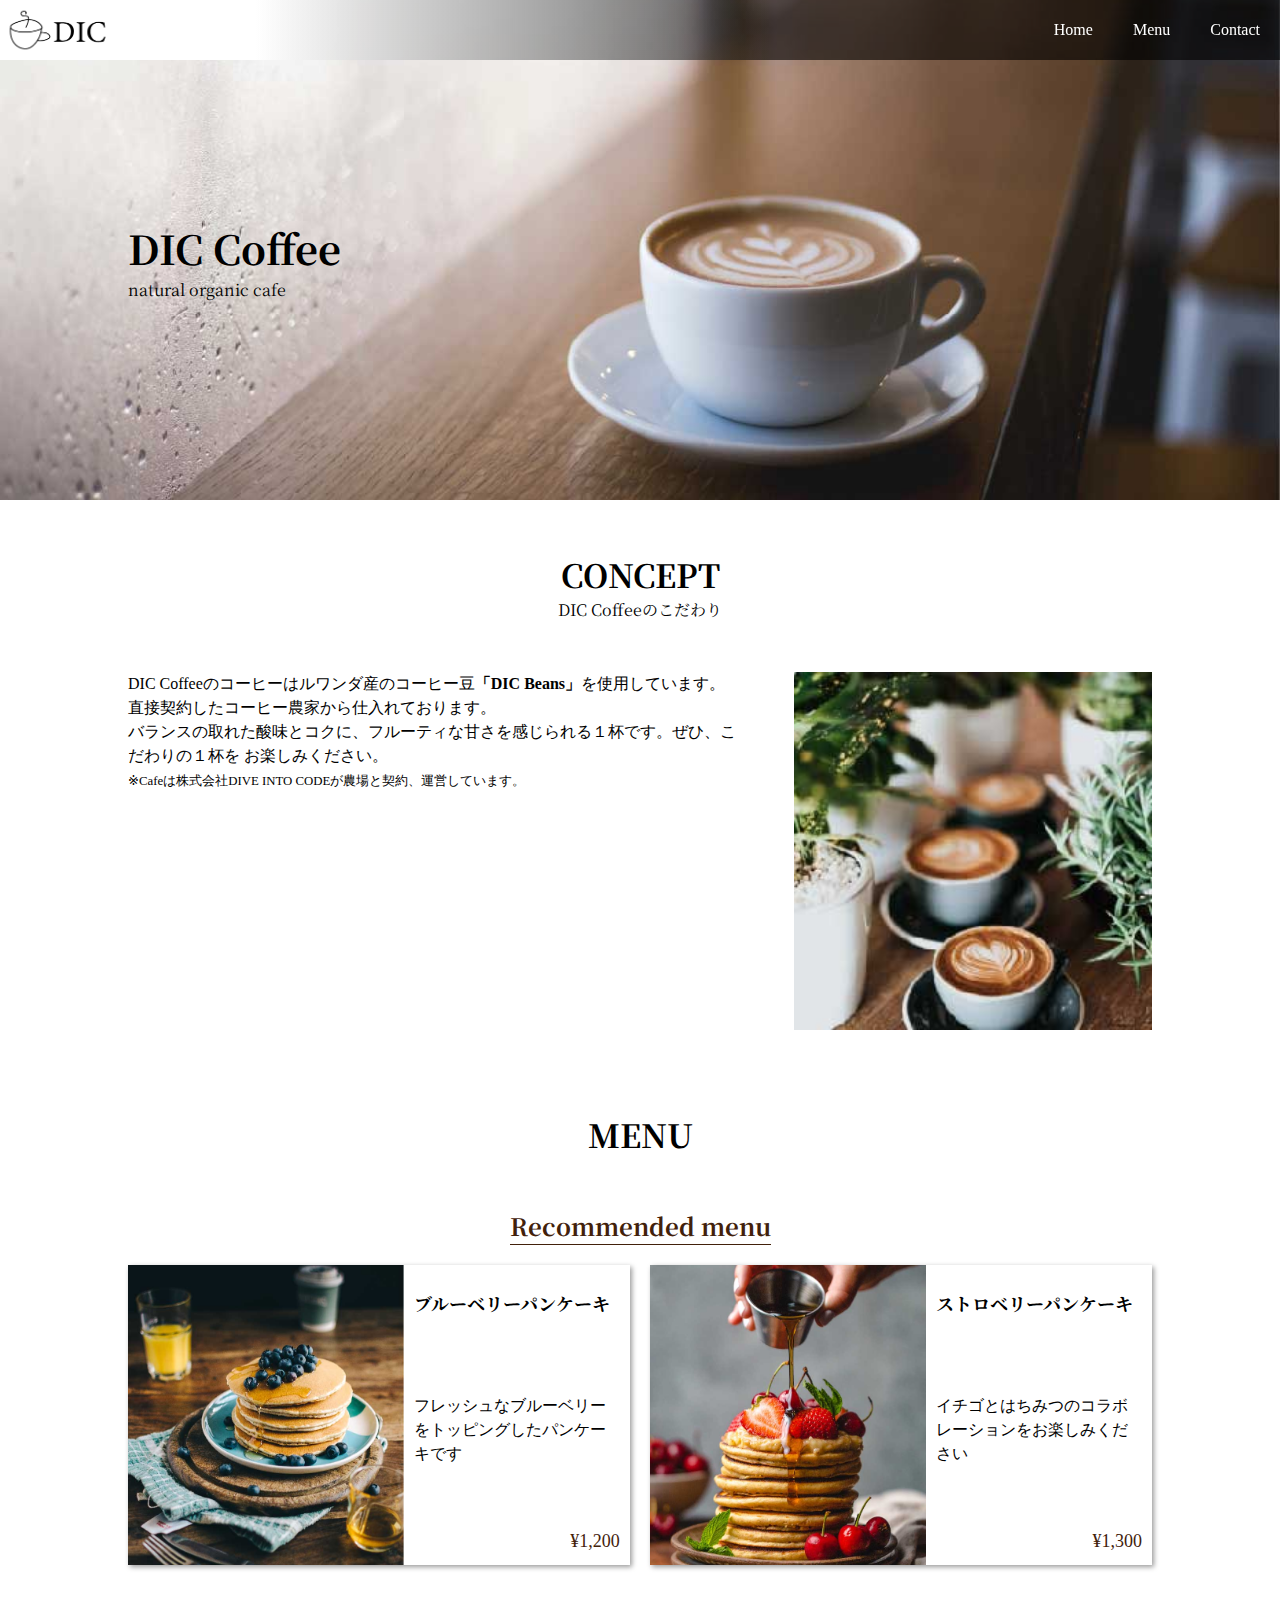
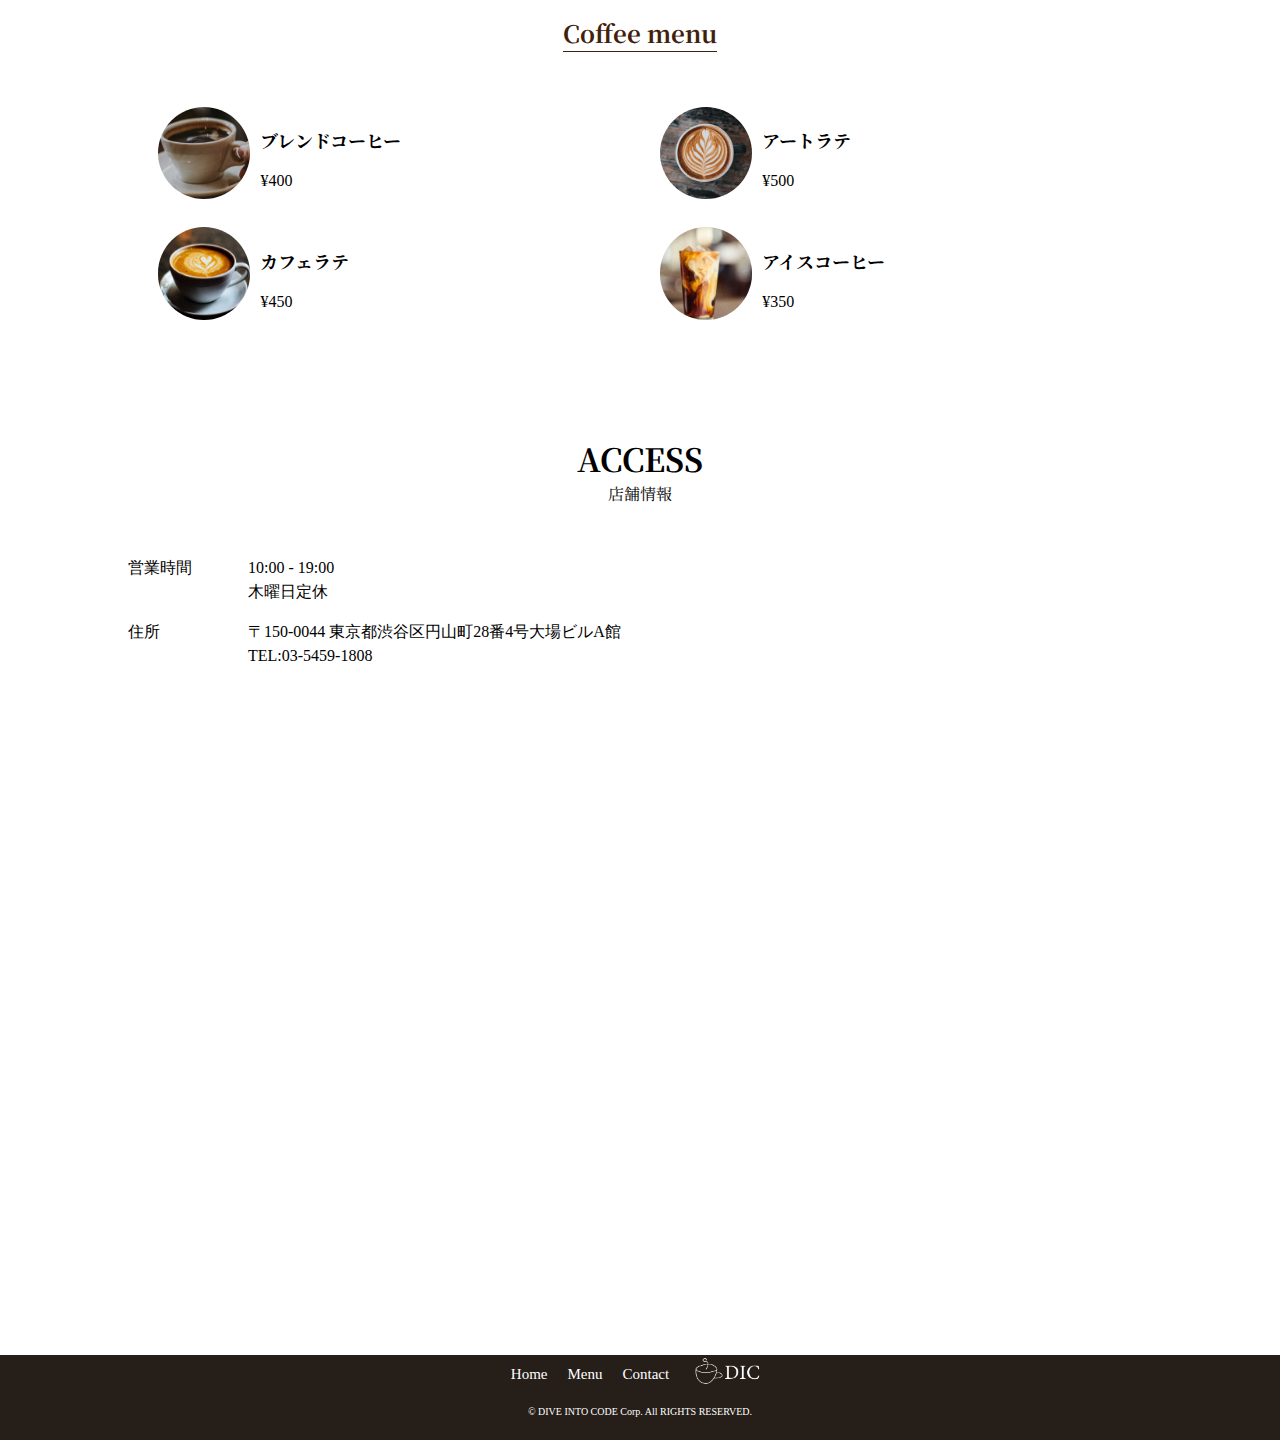
<file: index.html>
<!DOCTYPE html>
<html>
  <head>
    <title>DIC cafe</title>
    <link href="css/normalize.css" rel="stylesheet">
    <link href="css/main.css" rel="stylesheet">
    <link href="https://fonts.googleapis.com/css2?family=Noto+Serif+JP:wght@400;700&display=swap" rel="stylesheet">
  </head>
  <body>
    <header>
      <nav class="header_nav">
        <a href="index.html" class="logo"><img src="images/sample_logo_k.png"></a>
        <ul class="global_nav">
          <a href="index.html" class="global_nav_item">
            <li>Home</li>
          </a>
          <a href="menu.html" class="global_nav_item">
            <li>Menu</li>
          </a>
          <a href="contact.html" class="global_nav_item">
            <li>Contact</li>
          </a>
        </ul>
      </nav>
      <div class="key section_inner">
        <h1>DIC Coffee</h1>
        <p>natural organic cafe</p>
      </div>
    </header>
    <section>
      <article class="section_inner">
        <div class="section_title">
          <h1>CONCEPT</h1>
          <p>DIC Coffeeのこだわり</p>
        </div>
        <div class="concept_inner">
          <p class="concept_content">
            DIC Coffeeのコーヒーはルワンダ産のコーヒー豆<strong>「DIC Beans」</strong>を使用しています。<br>
            直接契約したコーヒー農家から仕入れております。<br>
            バランスの取れた酸味とコクに、フルーティな甘さを感じられる１杯です。ぜひ、こだわりの１杯を
            お楽しみください。<br>
            <small>※Cafeは株式会社DIVE INTO CODEが農場と契約、運営しています。</small>
          </p>
          <img src="images/sample_concept.jpg" class="concept_image">
        </div>
      </article>
      <article class="section_inner menu_section">
        <div class="section_title">
          <h1>MENU</h1>
        </div>

        
        <section>
          <div class="center">
            <h1 class="menu_title">Recommended menu</h1>
          </div>
          <ul class="recommended_menu_list">
            <li class="recommended_menu_item">
              <div class="recommended_menu_content">
                <h2 class="menu_item_title">ブルーベリーパンケーキ</h2>
                <p>フレッシュなブルーベリーをトッピングしたパンケーキです</p>
                <p class="recommended_menu_price">¥1,200</p>
              </div>
              <img src="images/sample_pancake1.jpg" class="recommended_menu_image">
            </li>
            <li class="recommended_menu_item">
              <div class="recommended_menu_content">
                <h2 class="menu_item_title">ストロベリーパンケーキ</h2>
                <p>イチゴとはちみつのコラボレーションをお楽しみください</p>
                <p class="recommended_menu_price">¥1,300</p>
              </div>
              <img src="images/sample_pancake2.jpg" class="recommended_menu_image">
            </li>
          </ul>
        </section>


        <section>
          <div class="center">
            <h1 class="menu_title">Coffee menu</h1>
          </div>
          <ul class="menu_list coffee_menu">
            <li class="caffee_menu_list_item">
              <div class="caffee_menu_content">
                <h2 class="menu_item_title">ブレンドコーヒー</h2>
                <p class="caffee_menu_price">¥400</p>
              </div>
              <img src="images/sample_cafe1.jpg" class="caffee_menu_image">
            </li>
            <li class="caffee_menu_list_item">
              <div class="caffee_menu_content">
                <h2 class="menu_item_title">アートラテ</h2>
                <p class="caffee_menu_price">¥500</p>
              </div>
              <img src="images/sample_cafe2.jpg" class="caffee_menu_image">
            </li>
            <li class="caffee_menu_list_item">
              <div class="caffee_menu_content">
                <h2 class="menu_item_title">カフェラテ</h2>
                <p class="caffee_menu_price">¥450</p>
              </div>
              <img src="images/sample_cafe3.jpg" class="caffee_menu_image">
            </li>
            <li class="caffee_menu_list_item">
              <div class="caffee_menu_content">
                <h2 class="menu_item_title">アイスコーヒー</h2>
                <p class="caffee_menu_price">¥350</p>
              </div>
              <img src="images/sample_cafe4.jpg" class="caffee_menu_image">
            </li>
          </ul>
        </section>
      </article>
      <article class="section_inner">
        <div class="section_title">
          <h1>ACCESS</h1>
          <p>店舗情報</p>
        </div>
        <dl class="info">
          <dt class="info_title">営業時間</dt>
          <dd>10:00 - 19:00<br>木曜日定休</dd>
        </dl>
        <dl class="info">
          <dt class="info_title">住所</dt>
          <dd>
            〒150-0044 東京都渋谷区円山町28番4号大場ビルA館<br>
            TEL:03-5459-1808
          </dd>
        </dl>
        <div class="frame_area">
          <iframe src="https://www.google.com/maps/embed?pb=!1m18!1m12!1m3!1d5723.1768465004225!2d139.69187157100714!3d35.65611896498496!2m3!1f0!2f0!3f0!3m2!1i1024!2i768!4f13.1!3m3!1m2!1s0x60188b55bb763035%3A0xce78de49371df292!2z44CSMTUwLTAwNDQg5p2x5Lqs6YO95riL6LC35Yy65YaG5bGx55S677yS77yY4oiS77yU!5e0!3m2!1sja!2sjp!4v1467122697560" id="map" class="frame_child" frameborder="0" style="border:0" allowfullscreen="allowfullscreen"></iframe>
        </div>
      </article>
    </section> 
    <footer class="footer">
      <nav>
        <ul class="footer_nav">
          <a href="index.html" class="footer_nav_item">
            <li>Home</li>
          </a>
          <a href="menu.html" class="footer_nav_item">
            <li>Menu</li>
          </a>
          <a href="contact.html" class="footer_nav_item">
            <li>Contact</li>
          </a>
          <a href="index.html" class="footer_nav_item">
            <li>
              <img src="images/sample_logo_w.png" class="footer_logo">
            </li>
          </a>
        </ul>
      </nav>
      <p class="footer_right">© DIVE INTO CODE Corp. All RIGHTS RESERVED.</p>
    </footer>
  </body>
</html>
</file>
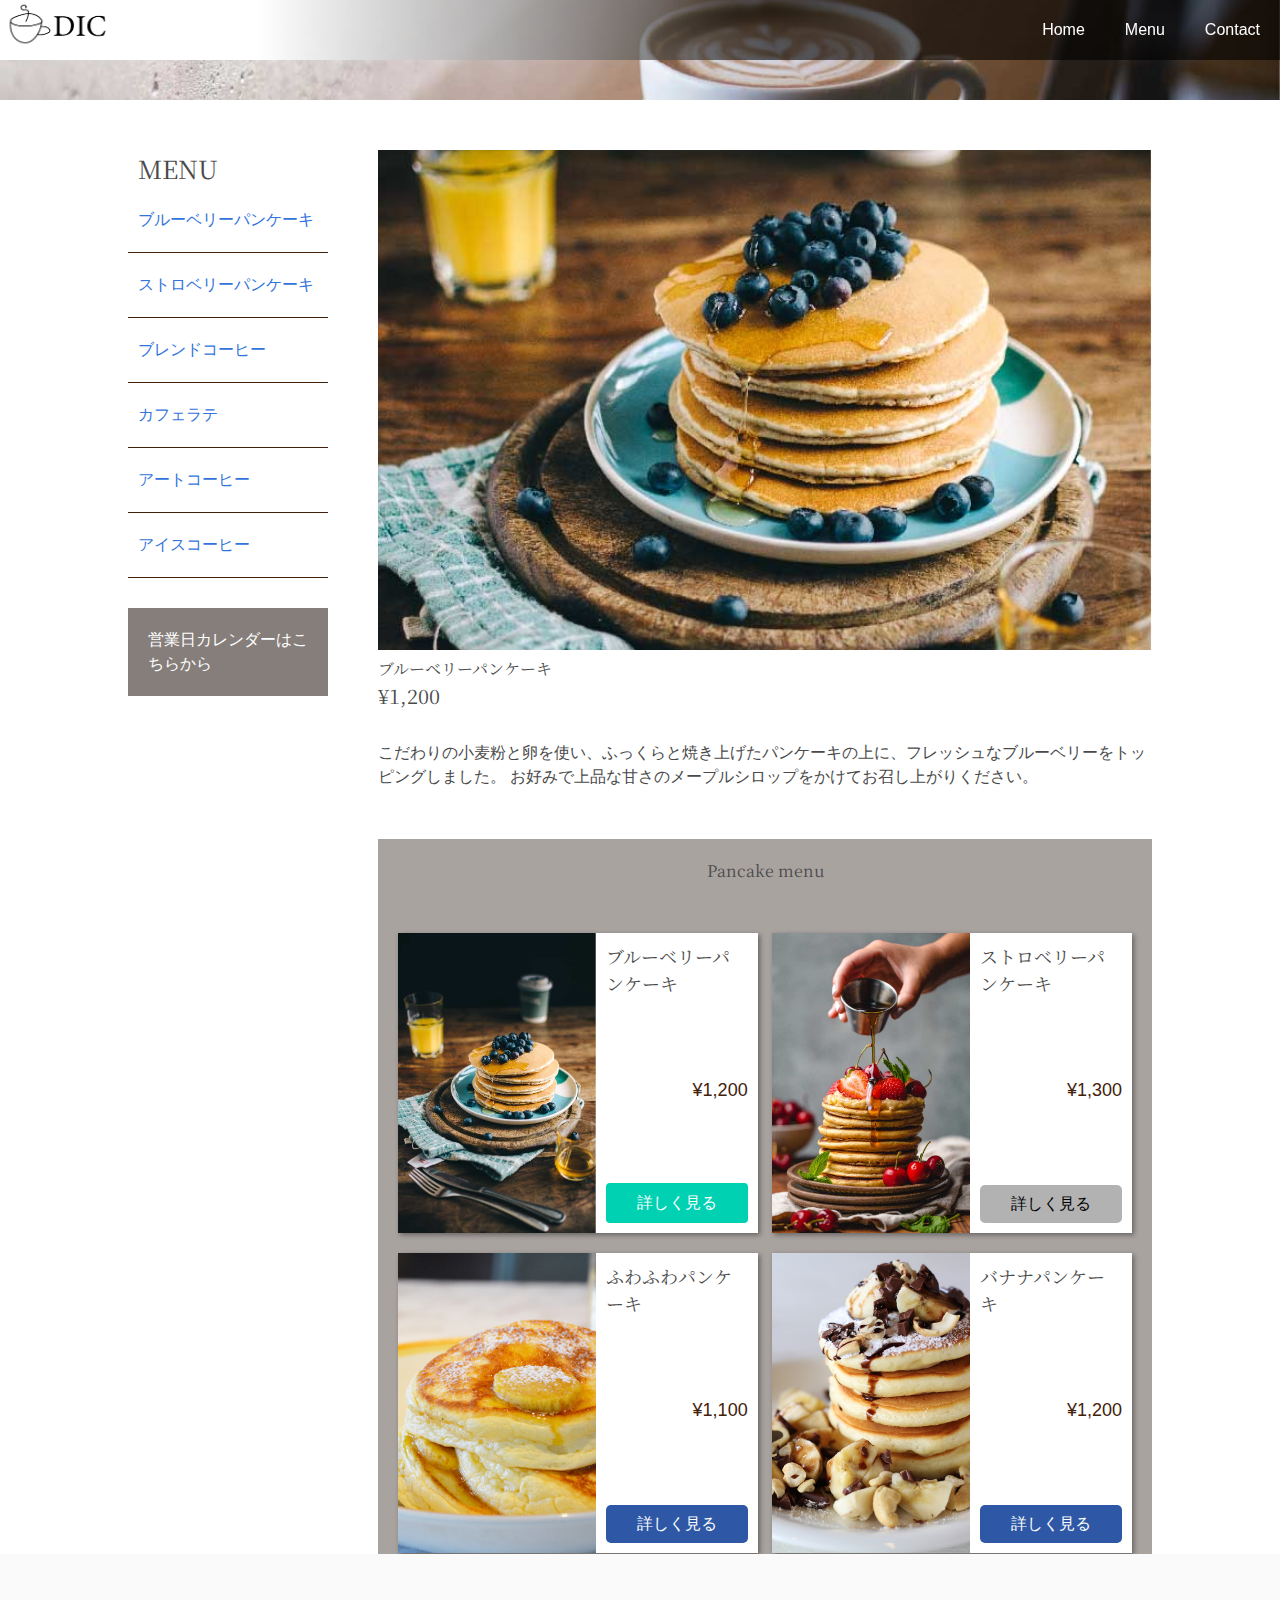
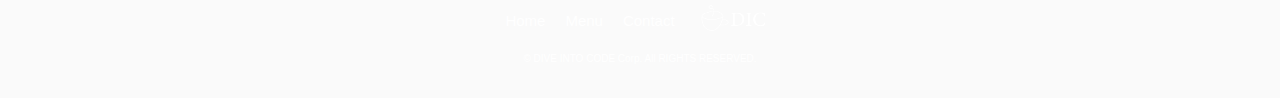
<file: menu.html>
<!DOCTYPE html>
<html>
  <head>
    <title>DIC cafe</title>
    <link href="css/normalize.css" rel="stylesheet">
    <link href="css/main.css" rel="stylesheet">
    <link href="css/bulma.css" rel="stylesheet">
    <link href="https://fonts.googleapis.com/css2?family=Noto+Serif+JP:wght@400;700&display=swap" rel="stylesheet">
  </head>
  <body>
    <header>
      <nav class="header_nav">
        <a href="index.html"><img src="images/sample_logo_k.png" class="logo"></a>
        <ul class="global_nav">
          <a href="index.html" class="global_nav_item">
            <li>Home</li>
          </a>
          <a href="blueberry_pancakes.html" class="global_nav_item">
            <li>Menu</li>
          </a>
          <a href="contact.html" class="global_nav_item">
            <li>Contact</li>
          </a>
        </ul>
      </nav>
      <div class="menu_key section_inner">
      </div>
    </header>
    <div class="wrapper section_inner">
      <nav class="side_menu">
        <h1 class="side_menu_title">MENU</h1>
        <ul>
          <a href="blueberry_pancakes.html" class="side_menu_item">
            <li>ブルーベリーパンケーキ</li>
          </a>
          <a href="strawberry_pancakes.html" class="side_menu_item">
            <li>ストロベリーパンケーキ</li>
          </a>
          <a href="#" class="side_menu_item">
            <li>ブレンドコーヒー</li>
          </a>
          <a href="#" class="side_menu_item">
            <li>カフェラテ</li>
          </a>
          <a href="#" class="side_menu_item">
            <li>アートコーヒー</li>
          </a>
          <a href="#" class="side_menu_item">
            <li>アイスコーヒー</li>
          </a>
        </ul>
        <aside class="side_ad">
          営業日カレンダーはこちらから
        </aside>
      </nav>
      <article class="main">
        <section>
          <img src="images/sample_pancake1.jpg" class="menu_image">
          <h1 class="menu_name">ブルーベリーパンケーキ</h1>
          <p class="menu_price">¥1,200</p>
          <p>
            こだわりの小麦粉と卵を使い、ふっくらと焼き上げたパンケーキの上に、フレッシュなブルーベリーをトッピングしました。
            お好みで上品な甘さのメープルシロップをかけてお召し上がりください。
          </p>
        </section>
       
        <section class="pancake_menu">
          <h1 class="section_title">Pancake menu</h1>
          <ul class="menu_list">
            <li class="menu_item">
              <div class="menu_item_content">
                <h2 class="menu_item_title">ブルーベリーパンケーキ</h2>
                <p class="menu_item_price">¥1,200</p>
                <button class="button is-primary">詳しく見る</button>
              </div>
              <img class="menu_item_image" src="images/sample_pancake1.jpg">
            </li>
            <li class="menu_item">
              <div class="menu_item_content">
                <h2 class="menu_item_title">ストロベリーパンケーキ</h2>
                <p class="menu_item_price">¥1,300</p>
                <button class="btn btn-disabled">詳しく見る</button>
              </div>
              <img class="menu_item_image" src="images/sample_pancake2.jpg">
            </li>
            <li class="menu_item">
              <div class="menu_item_content">
                <h2 class="menu_item_title">ふわふわパンケーキ</h2>
                <p class="menu_item_price">¥1,100</p>
                <button class="btn btn-detail">詳しく見る</button>
              </div>
              <img class="menu_item_image" src="images/sample_pancake3.jpg">
            </li>
            <li class="menu_item">
              <div class="menu_item_content">
                <h2 class="menu_item_title">バナナパンケーキ</h2>
                <p class="menu_item_price">¥1,200</p>
                <button class="btn btn-detail">詳しく見る</button>
              </div>
              <img class="menu_item_image" src="images/sample_pancake4.jpg">
            </li>
          </ul>
        </section>


        
      </article>
    </div>
    <footer class="footer">
      <nav>
        <ul class="footer_nav">
          <a href="index.html" class="footer_nav_item">
            <li>Home</li>
          </a>
          <a href="blueberry_pancakes.html" class="footer_nav_item">
            <li>Menu</li>
          </a>
          <a href="contact.html" class="footer_nav_item">
            <li>Contact</li>
          </a>
          <a href="index.html" class="footer_nav_item">
            <li>
              <img src="images/sample_logo_w.png" class="footer_logo">
            </li>
          </a>
        </ul>
      </nav>
      <p class="footer_right">© DIVE INTO CODE Corp. All RIGHTS RESERVED.</p>
    </footer>
  </body>
</html>
</file>
<file: css/main.css>
html {
  height: 100%;
}
body {
  position: relative;
  padding-bottom: 75px;
  min-height: 100%;
}

.center {
  text-align: center;
}
/* header */
.header_nav {
  background: linear-gradient(90deg, #fff 20%, rgba(0,0,0,.6) 60%);
  display: flex;
  justify-content: space-between;
  align-items: stretch;
  height: 60px;
  position: fixed;
  top: 0;
  width: 100%;
}
.logo {
  width: 120px;
  display: flex;
  align-items: center;
}
.logo img{
  width: 100%;
}
.global_nav {
  display: flex;
  justify-content: flex-end;
  align-items: stretch;
}
.global_nav_item {
  padding: 0 20px;
  display: flex;
  flex-direction: column;
  justify-content: center;
  color: #fff;
  text-decoration: none;
}
.global_nav_item:hover {
  background: #fff;
  color: #42210b;
}

/* footer */
.footer {
  width: 100%;
  background: #251e19;
  position: absolute;
  bottom: -75px;
  padding-bottom: 10px;
  height: 75px;
}
.footer_nav {
  display: flex;
  justify-content: center;
  margin-bottom: 10px;
}
.footer_nav_item {
  padding: 0 10px;
  display: flex;
  flex-direction: column;
  justify-content: center;
  color: white;
  text-decoration: none;
  font-size: 15px;
}
.footer_logo {
  width: 80px;
}
.footer_right {
  color: white;
  text-align: center;
  font-size: 10px;
}

/* キービジュアル */
.key {
  height: 500px;
  background: center / cover no-repeat url("../images/sample_key.jpg");
  display: flex;
  flex-direction: column;
  justify-content: center;
  font-family: 'Noto Serif JP', serif;
}
.key h1{
  font-size: 2.5rem;
}

/* コンセプトセクション */
.concept_inner {
  display: flex;
  justify-content: space-between;
}
.concept_content {
  width: 60%;
}
.concept_image {
  width: 35%;
}

/* セクション共通 */
.section_inner {
  padding: 50px 10% 30px;
}
.section_title {
  font-family: 'Noto Serif JP', serif;
  text-align: center;
  margin-bottom: 50px;
}

/* 店舗情報セクション */
.info {
  display: flex;
}
.info_title {
  width: 80px;
}
.frame_area {
  position: relative;
  width: 100%;
  padding-top: 56.25%;
}
.frame_child{
  position: absolute;
  top: 0;
  right: 0;
  width: 100%;
  height: 100%;
}

/* メニューセクション */
.menu_section {
  background: url("../images/sample_menu_bg.jpg") no-repeat bottom;
  background-attachment: fixed;
}
.menu_title {
  display: inline-block;
  font-family: 'Noto Serif JP', serif;
  text-align: center;
  font-size: 1.5rem;
  color: #42210b;
  border-bottom: solid #42210b 1px;
  margin-bottom: 20px;
}
.recommended_menu_list {
  display: flex;
  justify-content: space-between;
  flex-wrap: wrap;
  padding-bottom: 50px;
}
.recommended_menu_item {
  width: 49%;
  display: flex;
  flex-direction: row-reverse;
  box-shadow: 2px 2px 5px rgba(0,0,0,0.4);
}
.menu_item_title {
  font-size: 18px;
  font-family: 'Noto Serif JP', serif;
}
.recommended_menu_content {
  width: 45%;
  padding: 10px;
  display: flex;
  flex-direction: column;
  justify-content: space-between;
  background: #fff;
}
.recommended_menu_image {
  width: 55%;
  object-fit: cover;
  height: 300px;
}
.recommended_menu_price {
  color: #42210b;
  font-size: 18px;
  text-align: right;
}
.coffee_menu {
  background: #fff;
  padding: 20px;
}
.caffee_menu_list_item {
  width: 49%;
  display: flex;
  flex-direction: row-reverse;
  align-items: center;
  padding: 10px;
}
.caffee_menu_image {
  width: 20%;
  border-radius: 50%;
}
.caffee_menu_content {
  width: 80%;
  padding: 10px;
}

/* メニューページ */
.menu_key {
  height: 100px;
  background: url("../images/sample_key.jpg") no-repeat center;
  background-size: cover;
}
.wrapper {
  display: flex;
}
.main {
  padding: 0 0 0 50px;
  width: calc(100% - 200px);
}

/* メニューページ - サイドメニュー */
.side_menu {
  width: 200px;
}
.side_menu_title {
  font-family: 'Noto Serif JP', serif;
  font-size: 25px;
  padding-left: 10px;
}
.side_menu_item {
  padding: 20px 10px;
  border-bottom: solid #42210b 1px;
  display: block;
  text-decoration: none;
}
.side_menu_item:hover {
  background: rgba(83,71,65,.3);
}
.side_ad {
  color: #fff;
  background: rgba(83,71,65,.7);
  padding: 20px;
  margin: 30px 0;
}

/* メニューページ - メイン */
.menu_image {
  width: 100%;
  height: 500px;
  object-fit: cover;
}
.menu_name {
  font-family: 'Noto Serif JP', serif;
}
.menu_price {
  font-family: 'Noto Serif JP', serif;
  font-size: 20px;
  margin-bottom: 30px;
}

/* パンケーキメニュー */
.pancake_menu {
  background: rgba(83, 71, 65, .5);
  padding: 20px;
  margin-top: 50px;
}

.menu_list {
  display: flex;
  justify-content: space-between;
  flex-wrap: wrap;
}

.menu_item {
  width: 49%;
  display: flex;
  flex-direction: row-reverse;
  box-shadow: 2px 2px 5px rgba(0, 0, 0, 0.4);
  margin-bottom: 20px;
}

.menu_item_content {
  width: 45%;
  padding: 10px;
  display: flex;
  flex-direction: column;
  justify-content: space-between;
  background: #fff;
}

.menu_item_image {
  width: 55%;
  object-fit: cover;
  height: 300px;
}

.menu_item_title {
  font-size: 18px;
  font-family: 'Noto Serif JP', serif;
}

.menu_item_price {
  color: #42210b;
  font-size: 18px;
  text-align: right;
}

.menu_item_btn {
  padding: 10px 20px;
  border: none;
  border-radius: 5px;
  background: #2e58a6;
  color: #fff;
}

.menu_item_disable_btn {
    padding: 10px 20px;
    border: none;
    border-radius: 5px;
    background: rgba(0, 0, 0, 0.3);
}

.btn { 
  padding: 10px 20px;
  border: none;
  border-radius: 5px;
}

.btn-detail {
  background-color: #2e58a6;
  color: #fff;
}

.btn-disabled {
  background: rgba(0, 0, 0, 0.3);
}
</file>
